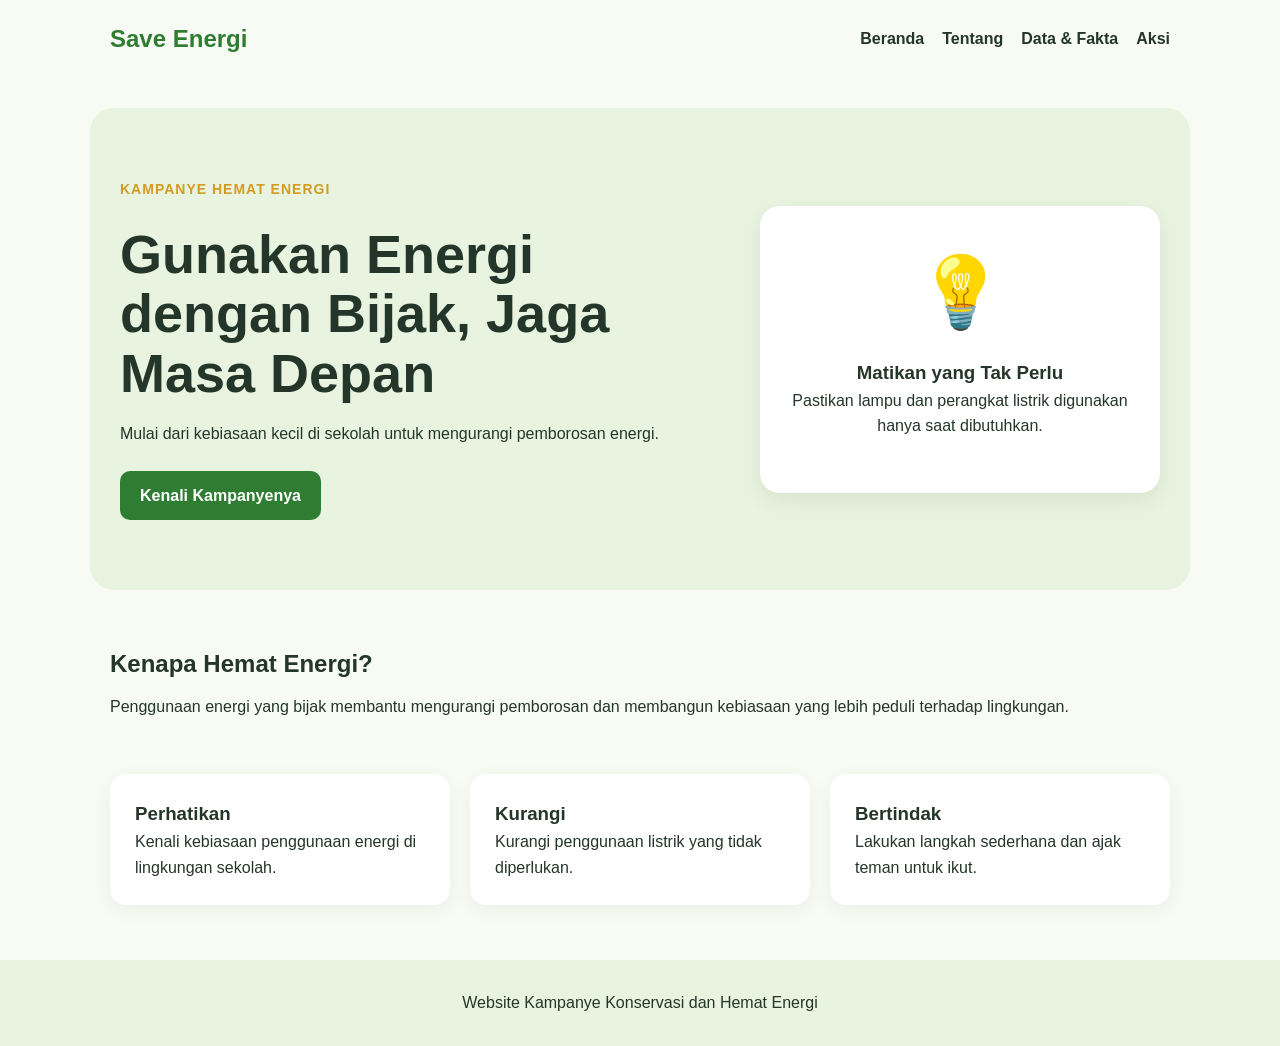
<file: index.html>
<!DOCTYPE html>
<html lang="id">
<head>
  <meta charset="UTF-8">
  <meta name="viewport" content="width=device-width, initial-scale=1.0">
  <title>Hemat Energi - Kampanye Sekolah</title>
  <link rel="stylesheet" href="style.css">
</head>
<body>
  <header>
    <nav class="navbar">
      <h1>Save Energi</h1>
      <div class="nav-links">
        <a href="index.html">Beranda</a>
        <a href="tentang.html">Tentang</a>
        <a href="data.html">Data & Fakta</a>
        <a href="aksi.html">Aksi</a>
      </div>
    </nav>
  </header>

  <main>
    <section class="hero">
      <div>
        <p class="label">KAMPANYE HEMAT ENERGI</p>
        <h2>Gunakan Energi dengan Bijak, Jaga Masa Depan</h2>
        <p>Mulai dari kebiasaan kecil di sekolah untuk mengurangi pemborosan energi.</p>
        <a class="button" href="tentang.html">Kenali Kampanyenya</a>
      </div>
      <div class="hero-card">
        <div class="lamp">💡</div>
        <h3>Matikan yang Tak Perlu</h3>
        <p>Pastikan lampu dan perangkat listrik digunakan hanya saat dibutuhkan.</p>
      </div>
    </section>

    <section class="intro">
      <h2>Kenapa Hemat Energi?</h2>
      <p>Penggunaan energi yang bijak membantu mengurangi pemborosan dan membangun kebiasaan yang lebih peduli terhadap lingkungan.</p>
    </section>

    <section class="cards">
      <article><h3>Perhatikan</h3><p>Kenali kebiasaan penggunaan energi di lingkungan sekolah.</p></article>
      <article><h3>Kurangi</h3><p>Kurangi penggunaan listrik yang tidak diperlukan.</p></article>
      <article><h3>Bertindak</h3><p>Lakukan langkah sederhana dan ajak teman untuk ikut.</p></article>
    </section>
  </main>

  <footer><p>Website Kampanye Konservasi dan Hemat Energi</p></footer>
</body>
</html>
</file>
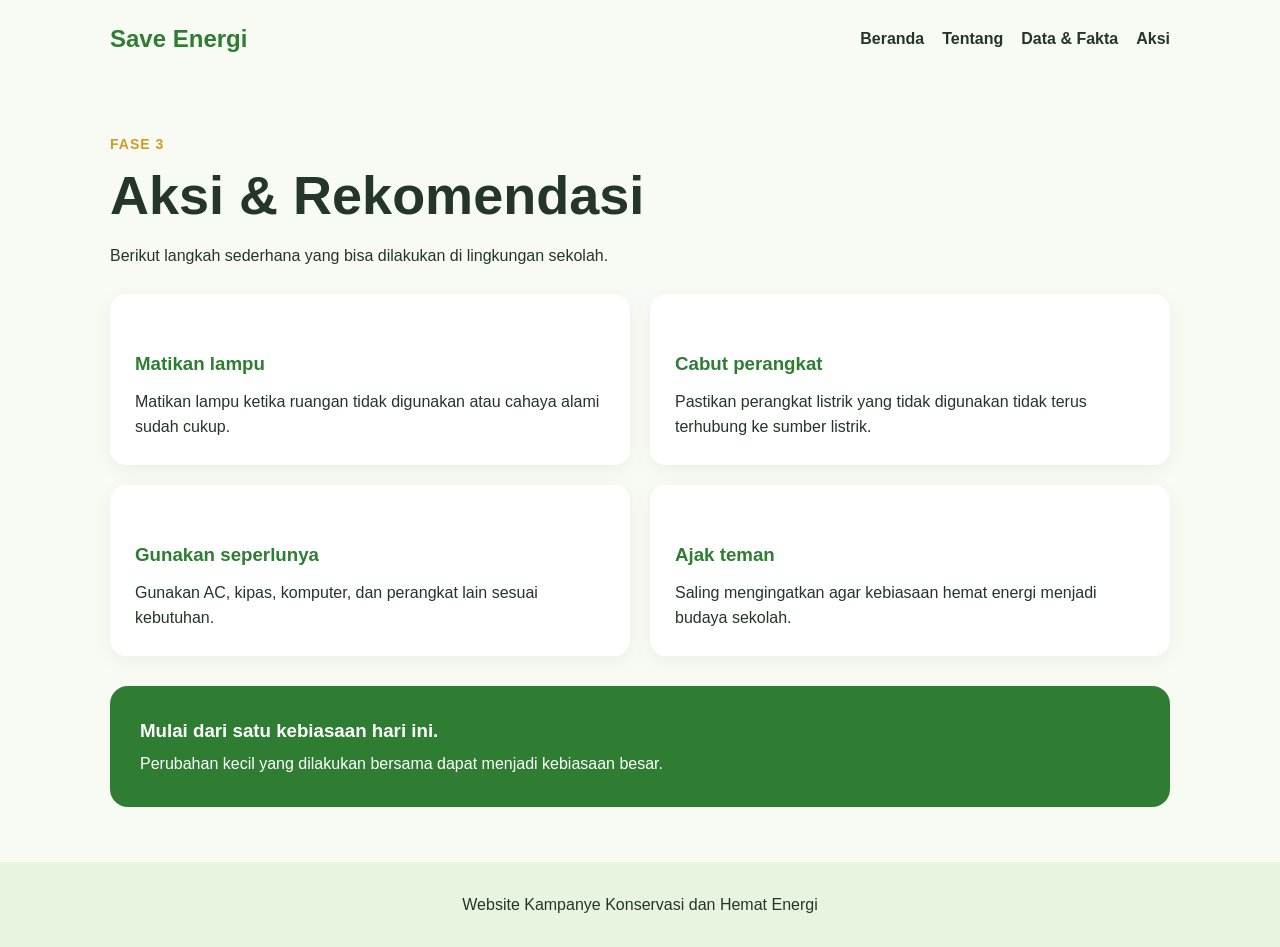
<file: aksi.html>
<!DOCTYPE html>
<html lang="id">
<head>
  <meta charset="UTF-8">
  <meta name="viewport" content="width=device-width, initial-scale=1.0">
  <title>Aksi -Save Energi</title>
  <link rel="stylesheet" href="style.css">
</head>
<body>
<header><nav class="navbar">
  <h1>Save Energi</h1>
  <div class="nav-links">
    <a href="index.html">Beranda</a><a href="tentang.html">Tentang</a>
    <a href="data.html">Data & Fakta</a><a href="aksi.html">Aksi</a>
  </div>
</nav></header>

<main class="page">
  <p class="label">FASE 3</p>
  <h2>Aksi & Rekomendasi</h2>
  <p>Berikut langkah sederhana yang bisa dilakukan di lingkungan sekolah.</p>
  <div class="action-grid">
    <article><h3>Matikan lampu</h3><p>Matikan lampu ketika ruangan tidak digunakan atau cahaya alami sudah cukup.</p></article>
    <article><h3>Cabut perangkat</h3><p>Pastikan perangkat listrik yang tidak digunakan tidak terus terhubung ke sumber listrik.</p></article>
    <article><h3>Gunakan seperlunya</h3><p>Gunakan AC, kipas, komputer, dan perangkat lain sesuai kebutuhan.</p></article>
    <article><h3>Ajak teman</h3><p>Saling mengingatkan agar kebiasaan hemat energi menjadi budaya sekolah.</p></article>
  </div>
  <div class="cta"><h3>Mulai dari satu kebiasaan hari ini.</h3><p>Perubahan kecil yang dilakukan bersama dapat menjadi kebiasaan besar.</p></div>
</main>
<footer><p>Website Kampanye Konservasi dan Hemat Energi</p></footer>
</body>
</html>
</file>
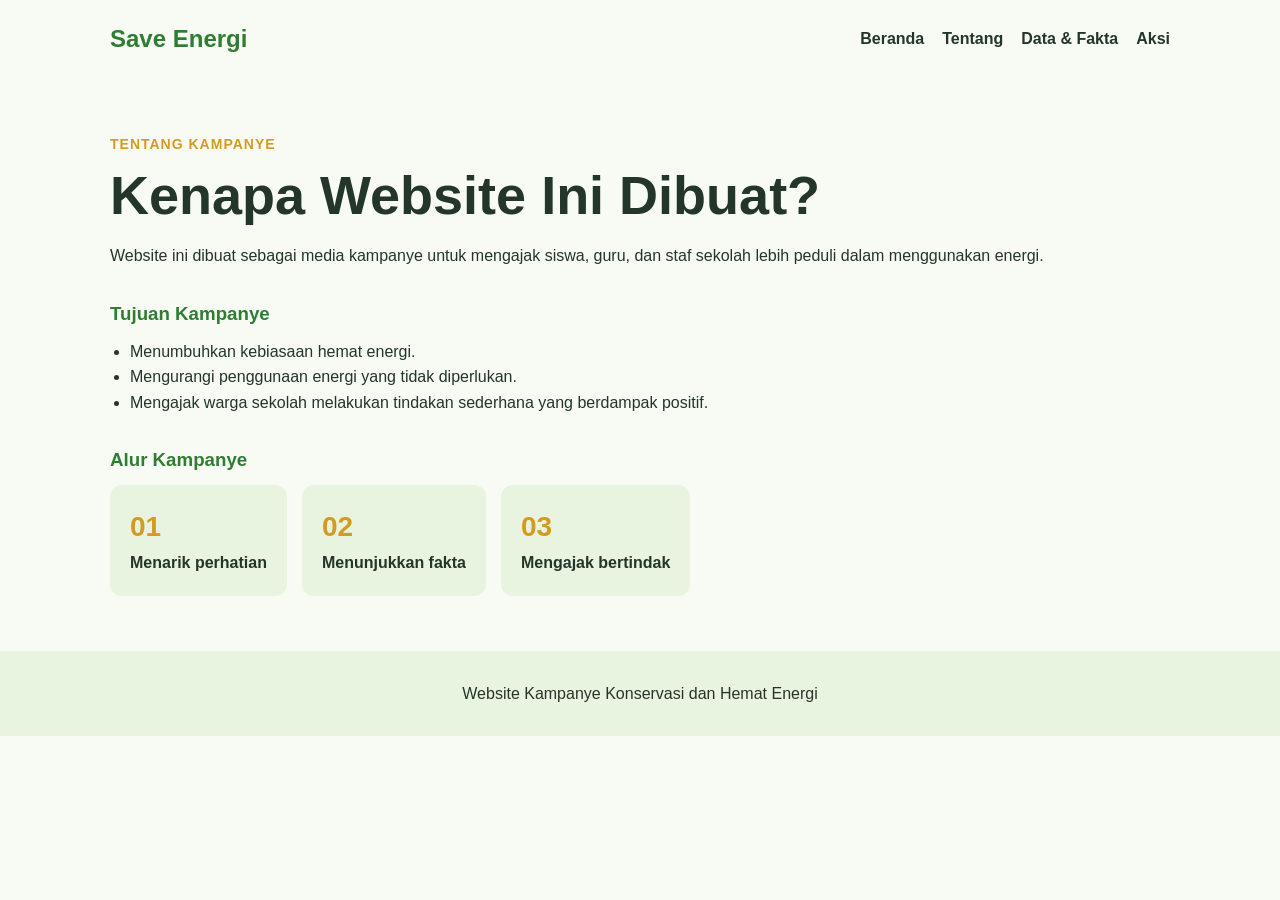
<file: tentang.html>
<!DOCTYPE html>
<html lang="id">
<head>
  <meta charset="UTF-8">
  <meta name="viewport" content="width=device-width, initial-scale=1.0">
  <title>Tentang - EnergiBijak</title>
  <link rel="stylesheet" href="style.css">
</head>
<body>
<header><nav class="navbar">
  <h1>Save Energi</h1>
  <div class="nav-links">
    <a href="index.html">Beranda</a><a href="tentang.html">Tentang</a>
    <a href="data.html">Data & Fakta</a><a href="aksi.html">Aksi</a>
  </div>
</nav></header>

<main class="page">
  <p class="label">TENTANG KAMPANYE</p>
  <h2>Kenapa Website Ini Dibuat?</h2>
  <p>Website ini dibuat sebagai media kampanye untuk mengajak siswa, guru, dan staf sekolah lebih peduli dalam menggunakan energi.</p>
  <h3>Tujuan Kampanye</h3>
  <ul>
    <li>Menumbuhkan kebiasaan hemat energi.</li>
    <li>Mengurangi penggunaan energi yang tidak diperlukan.</li>
    <li>Mengajak warga sekolah melakukan tindakan sederhana yang berdampak positif.</li>
  </ul>
  <h3>Alur Kampanye</h3>
  <div class="steps">
    <div><b>01</b><span>Menarik perhatian</span></div>
    <div><b>02</b><span>Menunjukkan fakta</span></div>
    <div><b>03</b><span>Mengajak bertindak</span></div>
  </div>
</main>
<footer><p>Website Kampanye Konservasi dan Hemat Energi</p></footer>
</body>
</html>
</file>
<file: style.css>
* {
  box-sizing: border-box;
  margin: 0;
  padding: 0;
}
body {
  font-family: Arial, sans-serif;
  line-height: 1.6;
  color: #24352a;
  background: #f7fbf4;
}
.navbar {
  max-width: 1100px;
  margin: auto;
  padding: 20px;
  display: flex;
  justify-content: space-between;
  align-items: center;
  gap: 20px;
}
.navbar h1 {
  color: #2f7d32;
}
.nav-links {
  display: flex;
  gap: 18px;
  flex-wrap: wrap;
}
.nav-links a {
  color: #24352a;
  text-decoration: none;
  font-weight: 600;
}
.nav-links a:hover {
  color: #2f7d32;
}
.hero {
  max-width: 1100px;
  margin: 30px auto;
  padding: 70px 30px;
  display: grid;
  grid-template-columns: 1.5fr 1fr;
  gap: 40px;
  align-items: center;
  background: #e8f4df;
  border-radius: 24px;
}
.label {
  color: #d49b22;
  font-weight: 700;
  letter-spacing: 1px;
  font-size: 14px;
  margin-bottom: 10px;
}
.hero h2,
.page h2 {
  font-size: clamp(32px, 5vw, 54px);
  line-height: 1.1;
  margin-bottom: 18px;
}
.hero p {
  margin-bottom: 24px;
}
.button {
  display: inline-block;
  background: #2f7d32;
  color: white;
  text-decoration: none;
  padding: 12px 20px;
  border-radius: 10px;
  font-weight: 700;
}
.hero-card {
  background: white;
  padding: 30px;
  border-radius: 20px;
  box-shadow: 0 8px 25px #00000012;
  text-align: center;
}
.lamp {
  font-size: 70px;
  margin-bottom: 10px;
}
.intro,
.cards,
.page {
  max-width: 1100px;
  margin: 55px auto;
  padding: 0 20px;
}
.intro h2 {
  margin-bottom: 10px;
}
.cards,
.action-grid {
  display: grid;
  grid-template-columns: repeat(3, 1fr);
  gap: 20px;
}
.cards article,
.action-grid article {
  background: white;
  padding: 25px;
  border-radius: 16px;
  box-shadow: 0 5px 20px #0000000d;
}
.page h3 {
  margin: 30px 0 10px;
  color: #2f7d32;
}
.page ul {
  padding-left: 20px;
}
.steps {
  display: flex;
  gap: 15px;
  flex-wrap: wrap;
}
.steps div {
  background: #e8f4df;
  padding: 20px;
  border-radius: 12px;
  min-width: 160px;
}
.steps b {
  display: block;
  font-size: 28px;
  color: #d49b22;
}
.steps span {
  font-weight: 700;
}
.chart-box {
  background: white;
  padding: 25px;
  border-radius: 16px;
  margin-top: 25px;
}
.chart-note {
  margin-top: 12px;
  font-size: 14px;
  color: #5d6d61;
}
.action-grid {
  grid-template-columns: repeat(2, 1fr);
  margin-top: 25px;
}
.cta {
  margin-top: 30px;
  padding: 30px;
  background: #2f7d32;
  color: white;
  border-radius: 18px;
}
.cta h3 {
  color: white;
  margin: 0 0 5px;
}
footer {
  text-align: center;
  padding: 30px 20px;
  margin-top: 50px;
  background: #e8f4df;
}
@media (max-width: 750px) {
  .navbar {
    align-items: flex-start;
    flex-direction: column;
  }
  .hero {
    grid-template-columns: 1fr;
    margin: 15px;
    padding: 40px 22px;
  }
  .cards,
  .action-grid {
    grid-template-columns: 1fr;
  }
  .page {
    margin-top: 35px;
  }
}
</file>
